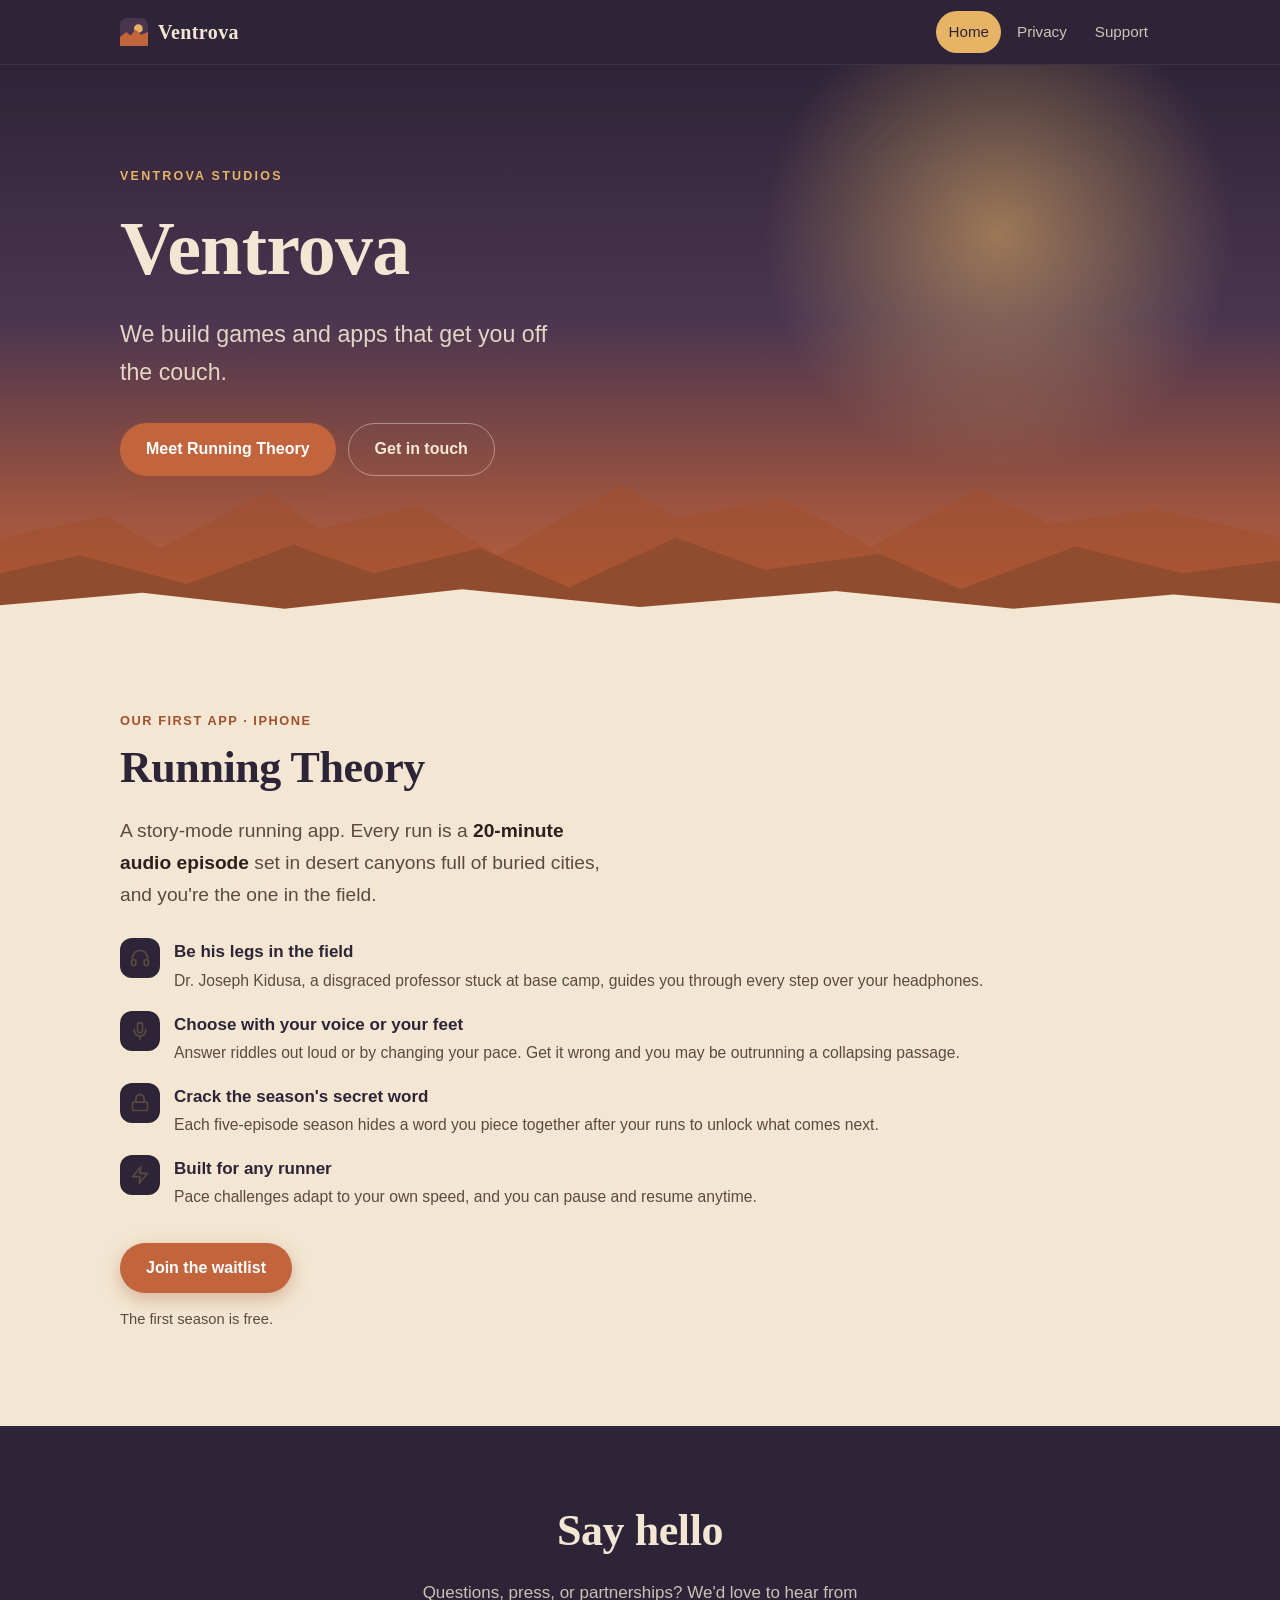
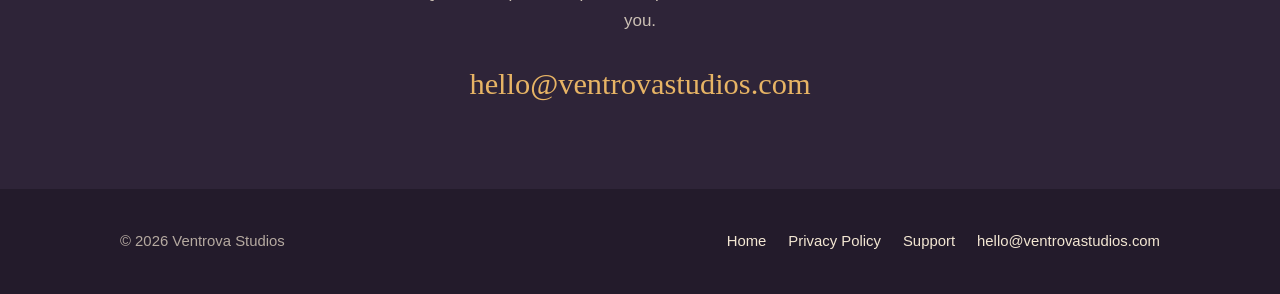
<file: index.html>
<!DOCTYPE html>
<html lang="en">
<head>
  <meta charset="utf-8">
  <meta name="viewport" content="width=device-width, initial-scale=1">
  <title>Ventrova Studios — Games and apps that get you off the couch</title>
  <meta name="description" content="Ventrova Studios builds games and apps that get you off the couch. Meet Running Theory, a story-mode running adventure for iPhone.">
  <meta name="theme-color" content="#2e2438">
  <meta property="og:title" content="Ventrova Studios">
  <meta property="og:description" content="Games and apps that get you off the couch.">
  <meta property="og:type" content="website">
  <meta property="og:url" content="https://ventrovastudios.com/">
  <link rel="icon" href="data:image/svg+xml,%3Csvg xmlns='http://www.w3.org/2000/svg' viewBox='0 0 32 32'%3E%3Crect width='32' height='32' rx='8' fill='%232e2438'/%3E%3Ccircle cx='21' cy='12' r='5' fill='%23e7b465'/%3E%3Cpath d='M0 32V22l7-6 5 4 6-7 6 6 8-3v16z' fill='%23c2643c'/%3E%3C/svg%3E">
  <link rel="stylesheet" href="style.css">
</head>
<body>
  <a class="skip-link" href="#main">Skip to content</a>

  <header class="site-header">
    <nav class="container nav" aria-label="Main">
      <a class="brand" href="index.html">
        <svg class="brand-mark" viewBox="0 0 32 32" aria-hidden="true"><rect width="32" height="32" rx="8" fill="#4a3550"/><circle cx="21" cy="12" r="5" fill="#e7b465"/><path d="M0 32V22l7-6 5 4 6-7 6 6 8-3v16z" fill="#c2643c"/></svg>
        <span class="brand-text">Ventrova</span>
      </a>
      <ul class="nav-links">
        <li><a href="index.html" aria-current="page">Home</a></li>
        <li><a href="privacy.html">Privacy</a></li>
        <li><a href="support.html">Support</a></li>
      </ul>
    </nav>
  </header>

  <main id="main">
    <section class="hero">
      <div class="container hero-inner">
        <span class="eyebrow">Ventrova Studios</span>
        <h1>Ventrova</h1>
        <p class="lede">We build games and apps that get you off the couch.</p>
        <div class="btn-row">
          <a class="btn btn-primary" href="#running-theory">Meet Running Theory</a>
          <a class="btn btn-ghost" href="#contact">Get in touch</a>
        </div>
      </div>
      <svg class="canyon" viewBox="0 0 1440 220" preserveAspectRatio="none" aria-hidden="true">
        <path d="M0 120 L120 96 L180 132 L300 70 L360 110 L470 84 L560 140 L700 60 L760 98 L880 76 L980 130 L1100 66 L1180 104 L1300 88 L1440 120 V220 H0Z" fill="#a24f2c" opacity="0.55"/>
        <path d="M0 160 L90 140 L210 172 L330 128 L420 160 L540 132 L640 176 L760 120 L860 156 L990 138 L1080 178 L1210 130 L1330 160 L1440 146 V220 H0Z" fill="#8a4a2f" opacity="0.8"/>
        <path d="M0 196 L160 182 L320 200 L520 178 L720 198 L940 180 L1140 200 L1320 184 L1440 194 V220 H0Z" fill="#f3e7d3"/>
      </svg>
    </section>

    <section class="section section-sand" id="running-theory" aria-labelledby="rt-title">
      <div class="container">
        <div>
          <span class="app-tag">Our first app · iPhone</span>
          <h2 class="section-title" id="rt-title">Running Theory</h2>
          <p class="app-pitch">A story-mode running app. Every run is a <strong>20-minute audio episode</strong> set in desert canyons full of buried cities, and you're the one in the field.</p>

          <ul class="features">
            <li>
              <span class="feature-icon" aria-hidden="true"><svg viewBox="0 0 24 24" fill="none" stroke="currentColor" stroke-width="2" stroke-linecap="round" stroke-linejoin="round"><path d="M3 14v-2a9 9 0 0 1 18 0v2"/><rect x="2" y="14" width="5" height="7" rx="2"/><rect x="17" y="14" width="5" height="7" rx="2"/></svg></span>
              <div><strong>Be his legs in the field</strong><span>Dr. Joseph Kidusa, a disgraced professor stuck at base camp, guides you through every step over your headphones.</span></div>
            </li>
            <li>
              <span class="feature-icon" aria-hidden="true"><svg viewBox="0 0 24 24" fill="none" stroke="currentColor" stroke-width="2" stroke-linecap="round" stroke-linejoin="round"><path d="M12 2a3 3 0 0 0-3 3v6a3 3 0 0 0 6 0V5a3 3 0 0 0-3-3z"/><path d="M19 10v1a7 7 0 0 1-14 0v-1"/><path d="M12 18v4"/></svg></span>
              <div><strong>Choose with your voice or your feet</strong><span>Answer riddles out loud or by changing your pace. Get it wrong and you may be outrunning a collapsing passage.</span></div>
            </li>
            <li>
              <span class="feature-icon" aria-hidden="true"><svg viewBox="0 0 24 24" fill="none" stroke="currentColor" stroke-width="2" stroke-linecap="round" stroke-linejoin="round"><rect x="3" y="11" width="18" height="10" rx="2"/><path d="M7 11V7a5 5 0 0 1 10 0v4"/></svg></span>
              <div><strong>Crack the season's secret word</strong><span>Each five-episode season hides a word you piece together after your runs to unlock what comes next.</span></div>
            </li>
            <li>
              <span class="feature-icon" aria-hidden="true"><svg viewBox="0 0 24 24" fill="none" stroke="currentColor" stroke-width="2" stroke-linecap="round" stroke-linejoin="round"><path d="M13 2 3 14h9l-1 8 10-12h-9l1-8z"/></svg></span>
              <div><strong>Built for any runner</strong><span>Pace challenges adapt to your own speed, and you can pause and resume anytime.</span></div>
            </li>
          </ul>

          <a class="btn btn-primary" href="https://running-theory.launchlist.page">Join the waitlist</a>
          <p class="app-note">The first season is free.</p>
        </div>
      </div>
    </section>

    <section class="section contact" id="contact" aria-labelledby="contact-title">
      <div class="container">
        <h2 class="section-title" id="contact-title">Say hello</h2>
        <p>Questions, press, or partnerships? We'd love to hear from you.</p>
        <a class="contact-email" href="mailto:hello@ventrovastudios.com">hello@ventrovastudios.com</a>
      </div>
    </section>
  </main>

  <footer class="site-footer">
    <div class="container footer-inner">
      <p>© 2026 Ventrova Studios</p>
      <ul class="footer-links">
        <li><a href="index.html">Home</a></li>
        <li><a href="privacy.html">Privacy Policy</a></li>
        <li><a href="support.html">Support</a></li>
        <li><a href="mailto:hello@ventrovastudios.com">hello@ventrovastudios.com</a></li>
      </ul>
    </div>
  </footer>
</body>
</html>
</file>
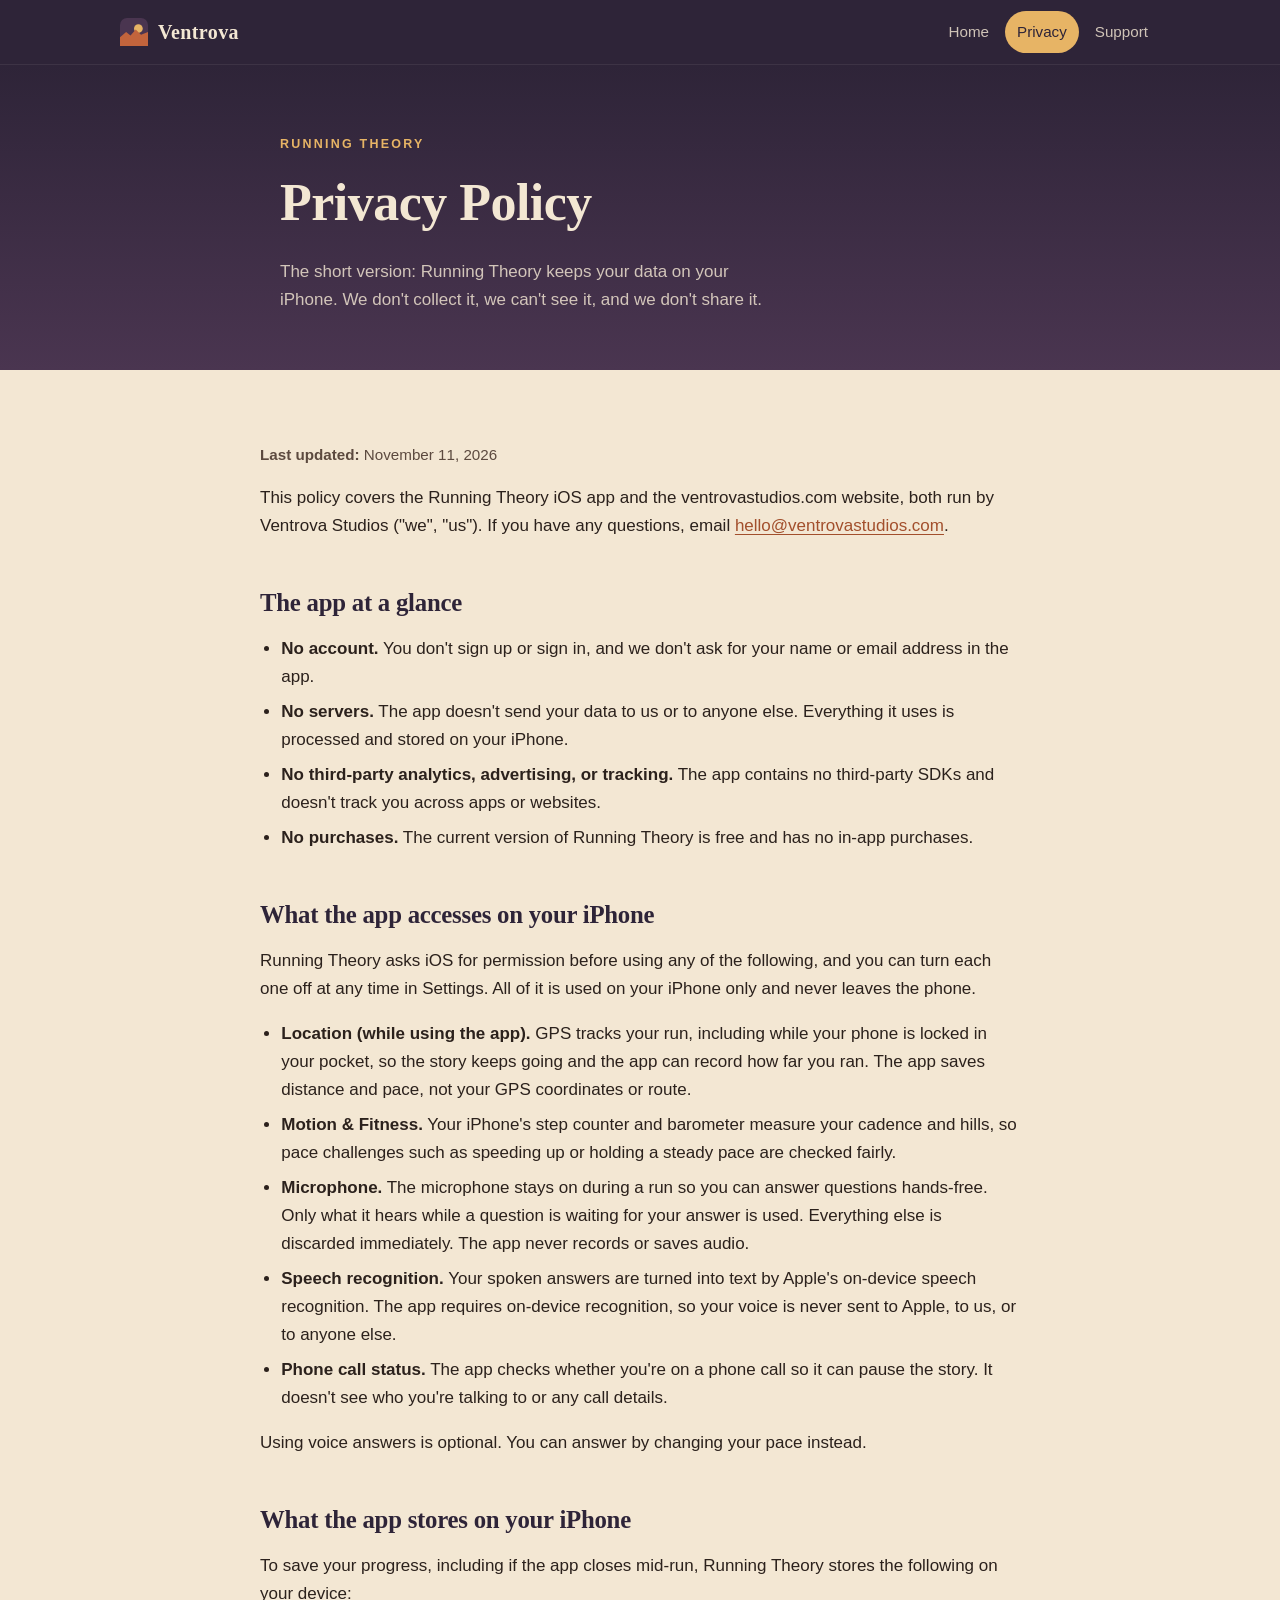
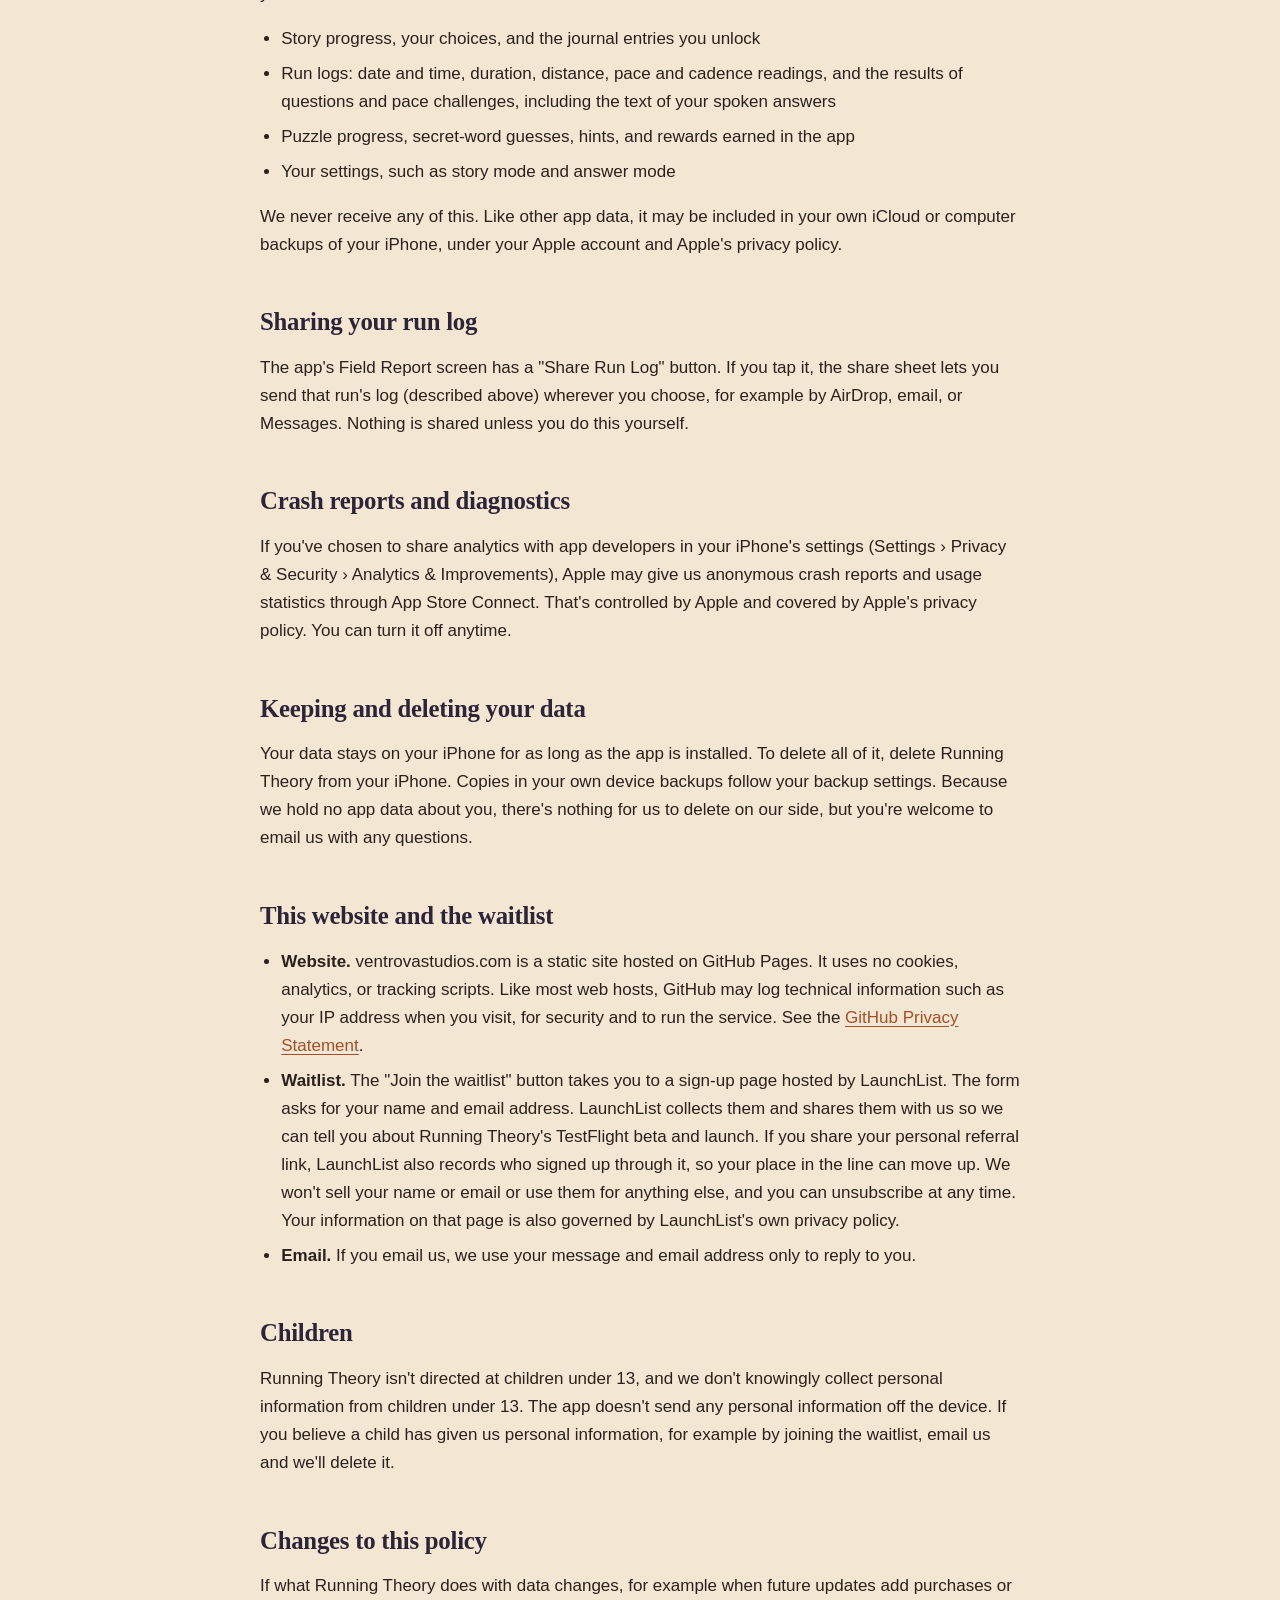
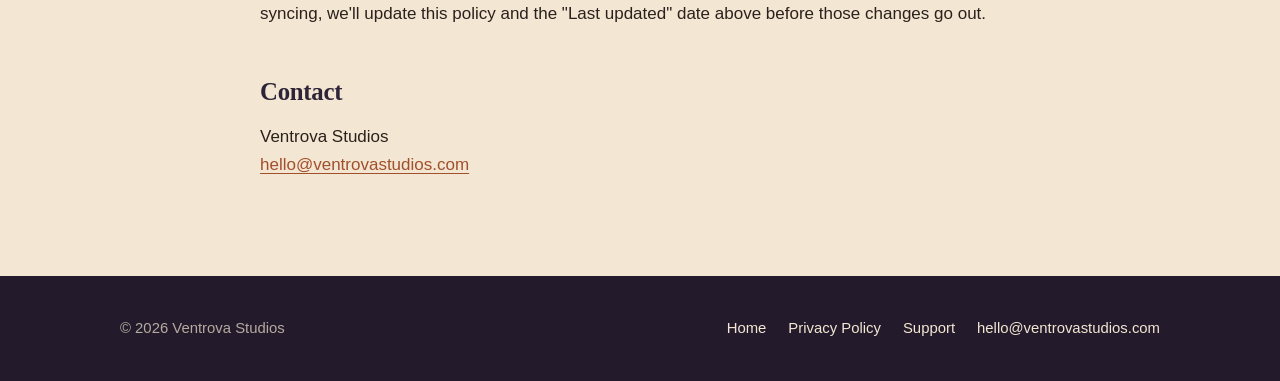
<file: privacy.html>
<!DOCTYPE html>
<html lang="en">
<head>
  <meta charset="utf-8">
  <meta name="viewport" content="width=device-width, initial-scale=1">
  <title>Privacy Policy — Running Theory by Ventrova Studios</title>
  <meta name="description" content="Privacy policy for Running Theory, the story-mode running app from Ventrova Studios. Your data stays on your iPhone.">
  <meta name="theme-color" content="#2e2438">
  <link rel="icon" href="data:image/svg+xml,%3Csvg xmlns='http://www.w3.org/2000/svg' viewBox='0 0 32 32'%3E%3Crect width='32' height='32' rx='8' fill='%232e2438'/%3E%3Ccircle cx='21' cy='12' r='5' fill='%23e7b465'/%3E%3Cpath d='M0 32V22l7-6 5 4 6-7 6 6 8-3v16z' fill='%23c2643c'/%3E%3C/svg%3E">
  <link rel="stylesheet" href="style.css">
</head>
<body>
  <a class="skip-link" href="#main">Skip to content</a>

  <header class="site-header">
    <nav class="container nav" aria-label="Main">
      <a class="brand" href="index.html">
        <svg class="brand-mark" viewBox="0 0 32 32" aria-hidden="true"><rect width="32" height="32" rx="8" fill="#4a3550"/><circle cx="21" cy="12" r="5" fill="#e7b465"/><path d="M0 32V22l7-6 5 4 6-7 6 6 8-3v16z" fill="#c2643c"/></svg>
        <span class="brand-text">Ventrova</span>
      </a>
      <ul class="nav-links">
        <li><a href="index.html">Home</a></li>
        <li><a href="privacy.html" aria-current="page">Privacy</a></li>
        <li><a href="support.html">Support</a></li>
      </ul>
    </nav>
  </header>

  <main id="main">
    <section class="page-header">
      <div class="container narrow">
        <span class="eyebrow">Running Theory</span>
        <h1>Privacy Policy</h1>
        <p>The short version: Running Theory keeps your data on your iPhone. We don't collect it, we can't see it, and we don't share it.</p>
      </div>
    </section>

    <div class="container narrow prose">
      <p class="updated"><strong>Last updated:</strong> November 11, 2026</p>

      <p>This policy covers the Running Theory iOS app and the ventrovastudios.com website, both run by Ventrova Studios ("we", "us"). If you have any questions, email <a href="mailto:hello@ventrovastudios.com">hello@ventrovastudios.com</a>.</p>

      <h2>The app at a glance</h2>
      <ul>
        <li><strong>No account.</strong> You don't sign up or sign in, and we don't ask for your name or email address in the app.</li>
        <li><strong>No servers.</strong> The app doesn't send your data to us or to anyone else. Everything it uses is processed and stored on your iPhone.</li>
        <li><strong>No third-party analytics, advertising, or tracking.</strong> The app contains no third-party SDKs and doesn't track you across apps or websites.</li>
        <li><strong>No purchases.</strong> The current version of Running Theory is free and has no in-app purchases.</li>
      </ul>

      <h2>What the app accesses on your iPhone</h2>
      <p>Running Theory asks iOS for permission before using any of the following, and you can turn each one off at any time in Settings. All of it is used on your iPhone only and never leaves the phone.</p>
      <ul>
        <li><strong>Location (while using the app).</strong> GPS tracks your run, including while your phone is locked in your pocket, so the story keeps going and the app can record how far you ran. The app saves distance and pace, not your GPS coordinates or route.</li>
        <li><strong>Motion &amp; Fitness.</strong> Your iPhone's step counter and barometer measure your cadence and hills, so pace challenges such as speeding up or holding a steady pace are checked fairly.</li>
        <li><strong>Microphone.</strong> The microphone stays on during a run so you can answer questions hands-free. Only what it hears while a question is waiting for your answer is used. Everything else is discarded immediately. The app never records or saves audio.</li>
        <li><strong>Speech recognition.</strong> Your spoken answers are turned into text by Apple's on-device speech recognition. The app requires on-device recognition, so your voice is never sent to Apple, to us, or to anyone else.</li>
        <li><strong>Phone call status.</strong> The app checks whether you're on a phone call so it can pause the story. It doesn't see who you're talking to or any call details.</li>
      </ul>
      <p>Using voice answers is optional. You can answer by changing your pace instead.</p>

      <h2>What the app stores on your iPhone</h2>
      <p>To save your progress, including if the app closes mid-run, Running Theory stores the following on your device:</p>
      <ul>
        <li>Story progress, your choices, and the journal entries you unlock</li>
        <li>Run logs: date and time, duration, distance, pace and cadence readings, and the results of questions and pace challenges, including the text of your spoken answers</li>
        <li>Puzzle progress, secret-word guesses, hints, and rewards earned in the app</li>
        <li>Your settings, such as story mode and answer mode</li>
      </ul>
      <p>We never receive any of this. Like other app data, it may be included in your own iCloud or computer backups of your iPhone, under your Apple account and Apple's privacy policy.</p>

      <h2>Sharing your run log</h2>
      <p>The app's Field Report screen has a "Share Run Log" button. If you tap it, the share sheet lets you send that run's log (described above) wherever you choose, for example by AirDrop, email, or Messages. Nothing is shared unless you do this yourself.</p>

      <h2>Crash reports and diagnostics</h2>
      <p>If you've chosen to share analytics with app developers in your iPhone's settings (Settings › Privacy &amp; Security › Analytics &amp; Improvements), Apple may give us anonymous crash reports and usage statistics through App Store Connect. That's controlled by Apple and covered by Apple's privacy policy. You can turn it off anytime.</p>

      <h2>Keeping and deleting your data</h2>
      <p>Your data stays on your iPhone for as long as the app is installed. To delete all of it, delete Running Theory from your iPhone. Copies in your own device backups follow your backup settings. Because we hold no app data about you, there's nothing for us to delete on our side, but you're welcome to email us with any questions.</p>

      <h2>This website and the waitlist</h2>
      <ul>
        <li><strong>Website.</strong> ventrovastudios.com is a static site hosted on GitHub Pages. It uses no cookies, analytics, or tracking scripts. Like most web hosts, GitHub may log technical information such as your IP address when you visit, for security and to run the service. See the <a href="https://docs.github.com/en/site-policy/privacy-policies/github-general-privacy-statement">GitHub Privacy Statement</a>.</li>
        <li><strong>Waitlist.</strong> The "Join the waitlist" button takes you to a sign-up page hosted by LaunchList. The form asks for your name and email address. LaunchList collects them and shares them with us so we can tell you about Running Theory's TestFlight beta and launch. If you share your personal referral link, LaunchList also records who signed up through it, so your place in the line can move up. We won't sell your name or email or use them for anything else, and you can unsubscribe at any time. Your information on that page is also governed by LaunchList's own privacy policy.</li>
        <li><strong>Email.</strong> If you email us, we use your message and email address only to reply to you.</li>
      </ul>

      <h2>Children</h2>
      <p>Running Theory isn't directed at children under 13, and we don't knowingly collect personal information from children under 13. The app doesn't send any personal information off the device. If you believe a child has given us personal information, for example by joining the waitlist, email us and we'll delete it.</p>

      <h2>Changes to this policy</h2>
      <p>If what Running Theory does with data changes, for example when future updates add purchases or syncing, we'll update this policy and the "Last updated" date above before those changes go out.</p>

      <h2>Contact</h2>
      <p>Ventrova Studios<br><a href="mailto:hello@ventrovastudios.com">hello@ventrovastudios.com</a></p>
    </div>
  </main>

  <footer class="site-footer">
    <div class="container footer-inner">
      <p>© 2026 Ventrova Studios</p>
      <ul class="footer-links">
        <li><a href="index.html">Home</a></li>
        <li><a href="privacy.html">Privacy Policy</a></li>
        <li><a href="support.html">Support</a></li>
        <li><a href="mailto:hello@ventrovastudios.com">hello@ventrovastudios.com</a></li>
      </ul>
    </div>
  </footer>
</body>
</html>
</file>
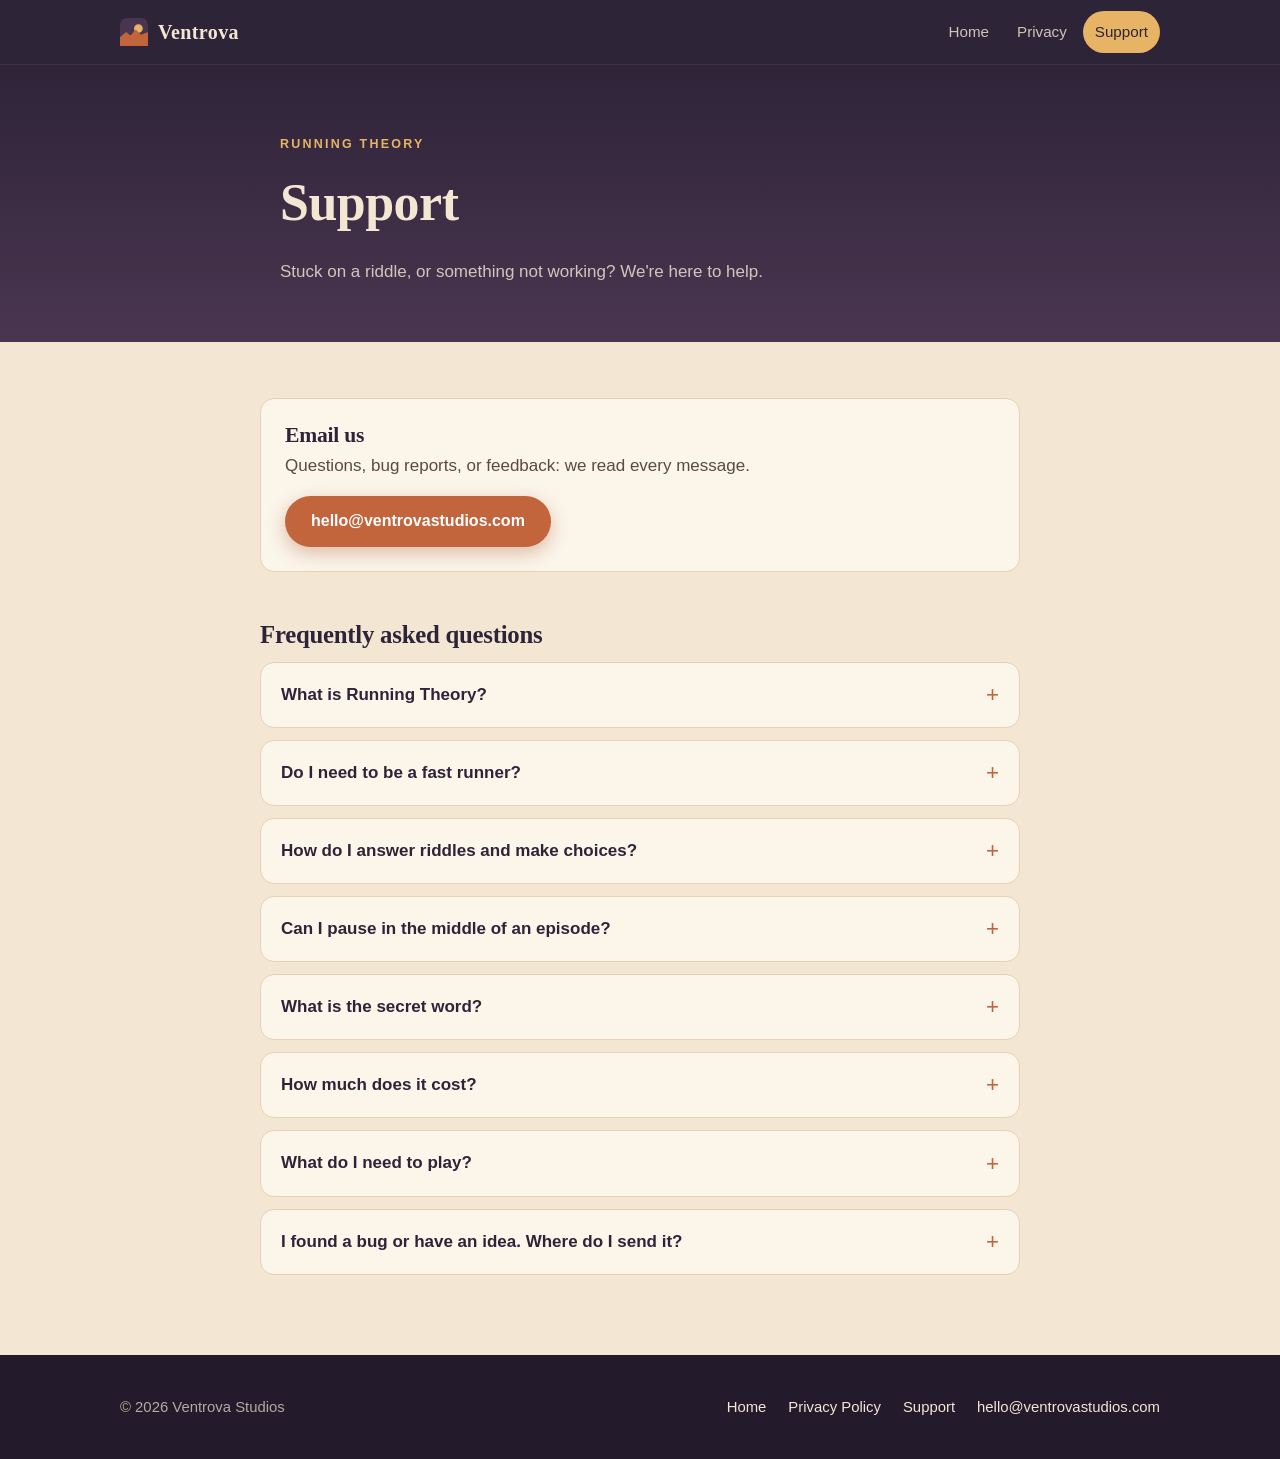
<file: support.html>
<!DOCTYPE html>
<html lang="en">
<head>
  <meta charset="utf-8">
  <meta name="viewport" content="width=device-width, initial-scale=1">
  <title>Support — Running Theory by Ventrova Studios</title>
  <meta name="description" content="Get help with Running Theory, the story-mode running app from Ventrova Studios.">
  <meta name="theme-color" content="#2e2438">
  <link rel="icon" href="data:image/svg+xml,%3Csvg xmlns='http://www.w3.org/2000/svg' viewBox='0 0 32 32'%3E%3Crect width='32' height='32' rx='8' fill='%232e2438'/%3E%3Ccircle cx='21' cy='12' r='5' fill='%23e7b465'/%3E%3Cpath d='M0 32V22l7-6 5 4 6-7 6 6 8-3v16z' fill='%23c2643c'/%3E%3C/svg%3E">
  <link rel="stylesheet" href="style.css">
</head>
<body>
  <a class="skip-link" href="#main">Skip to content</a>

  <header class="site-header">
    <nav class="container nav" aria-label="Main">
      <a class="brand" href="index.html">
        <svg class="brand-mark" viewBox="0 0 32 32" aria-hidden="true"><rect width="32" height="32" rx="8" fill="#4a3550"/><circle cx="21" cy="12" r="5" fill="#e7b465"/><path d="M0 32V22l7-6 5 4 6-7 6 6 8-3v16z" fill="#c2643c"/></svg>
        <span class="brand-text">Ventrova</span>
      </a>
      <ul class="nav-links">
        <li><a href="index.html">Home</a></li>
        <li><a href="privacy.html">Privacy</a></li>
        <li><a href="support.html" aria-current="page">Support</a></li>
      </ul>
    </nav>
  </header>

  <main id="main">
    <section class="page-header">
      <div class="container narrow">
        <span class="eyebrow">Running Theory</span>
        <h1>Support</h1>
        <p>Stuck on a riddle, or something not working? We're here to help.</p>
      </div>
    </section>

    <div class="container narrow prose">
      <div class="card support-contact">
        <div>
          <h2>Email us</h2>
          <p>Questions, bug reports, or feedback: we read every message.</p>
        </div>
        <a class="btn btn-primary" href="mailto:hello@ventrovastudios.com">hello@ventrovastudios.com</a>
      </div>

      <h2>Frequently asked questions</h2>
      <div class="faq">
        <details>
          <summary>What is Running Theory?</summary>
          <p>Running Theory is a story-mode running app for iPhone. Each run is a 20-minute audio episode of an adventure set in desert canyons full of buried cities. Dr. Joseph Kidusa guides you from base camp over your headphones while you act as his legs in the field.</p>
        </details>
        <details>
          <summary>Do I need to be a fast runner?</summary>
          <p>No. Pace challenges adjust to your own speed, so the story works whether you're jogging your first mile or training for a marathon.</p>
        </details>
        <details>
          <summary>How do I answer riddles and make choices?</summary>
          <p>Speak your answer out loud, or respond by changing your pace when the story asks you to. Wrong answers have consequences in the story, so choose carefully.</p>
        </details>
        <details>
          <summary>Can I pause in the middle of an episode?</summary>
          <p>Yes. You can pause and resume anytime, and the episode picks up right where you left off.</p>
        </details>
        <details>
          <summary>What is the secret word?</summary>
          <p>Every five-episode season hides a secret word. You piece it together from clues after your runs, and solving it unlocks what comes next.</p>
        </details>
        <details>
          <summary>How much does it cost?</summary>
          <p>The first season is free.</p>
        </details>
        <details>
          <summary>What do I need to play?</summary>
          <p>An iPhone and a pair of headphones. Voice answers use your headphone or iPhone microphone.</p>
        </details>
        <details>
          <summary>I found a bug or have an idea. Where do I send it?</summary>
          <p>Email <a href="mailto:hello@ventrovastudios.com">hello@ventrovastudios.com</a>. If you're reporting a problem, let us know your iPhone model, iOS version, and which episode you were on.</p>
        </details>
      </div>
    </div>
  </main>

  <footer class="site-footer">
    <div class="container footer-inner">
      <p>© 2026 Ventrova Studios</p>
      <ul class="footer-links">
        <li><a href="index.html">Home</a></li>
        <li><a href="privacy.html">Privacy Policy</a></li>
        <li><a href="support.html">Support</a></li>
        <li><a href="mailto:hello@ventrovastudios.com">hello@ventrovastudios.com</a></li>
      </ul>
    </div>
  </footer>
</body>
</html>
</file>
<file: style.css>
/* Ventrova Studios — shared styles */

:root {
  --sand: #f3e7d3;
  --sand-deep: #e6d2b3;
  --terracotta: #c2643c;
  --terracotta-dark: #a24f2c;
  --clay: #8a4a2f;
  --dusk: #2e2438;
  --dusk-mid: #4a3550;
  --ink: #2b211c;
  --ink-soft: #5c4a3f;
  --gold: #e7b465;
  --radius: 14px;
  --max: 1080px;
  --serif: "Iowan Old Style", "Palatino Linotype", Palatino, Georgia, serif;
  --sans: -apple-system, BlinkMacSystemFont, "Segoe UI", Roboto, "Helvetica Neue", Arial, sans-serif;
}

*,
*::before,
*::after { box-sizing: border-box; }

html { -webkit-text-size-adjust: 100%; }

body {
  margin: 0;
  font-family: var(--sans);
  font-size: 1.0625rem;
  line-height: 1.65;
  color: var(--ink);
  background: var(--sand);
  display: flex;
  flex-direction: column;
  min-height: 100vh;
}

main { flex: 1; }

img, svg { max-width: 100%; display: block; }

a { color: var(--terracotta-dark); text-underline-offset: 3px; }
a:hover { color: var(--clay); }

h1, h2, h3 {
  font-family: var(--serif);
  line-height: 1.15;
  letter-spacing: -0.01em;
  margin: 0 0 0.5em;
}

.container {
  width: 100%;
  max-width: var(--max);
  margin: 0 auto;
  padding: 0 20px;
}

.narrow { max-width: 760px; }

.skip-link {
  position: absolute;
  left: -999px;
  top: 0;
  background: var(--terracotta);
  color: #fff;
  padding: 8px 14px;
  z-index: 100;
}
.skip-link:focus { left: 12px; top: 12px; }

/* ---------- Nav ---------- */

.site-header {
  background: var(--dusk);
  color: var(--sand);
  position: sticky;
  top: 0;
  z-index: 10;
  border-bottom: 1px solid rgba(243, 231, 211, 0.08);
}

.nav {
  display: flex;
  align-items: center;
  justify-content: space-between;
  gap: 16px;
  min-height: 64px;
}

.brand {
  display: inline-flex;
  align-items: center;
  gap: 10px;
  color: var(--sand);
  text-decoration: none;
  font-family: var(--serif);
  font-size: 1.25rem;
  font-weight: 600;
  letter-spacing: 0.02em;
}
.brand:hover { color: #fff; }
.brand-mark { width: 28px; height: 28px; flex: none; }

.nav-links {
  display: flex;
  gap: 4px;
  list-style: none;
  margin: 0;
  padding: 0;
}

.nav-links a {
  display: block;
  padding: 8px 12px;
  border-radius: 999px;
  color: rgba(243, 231, 211, 0.82);
  text-decoration: none;
  font-size: 0.95rem;
  font-weight: 500;
}
.nav-links a:hover { color: #fff; background: rgba(243, 231, 211, 0.08); }
.nav-links a[aria-current="page"] { color: var(--dusk); background: var(--gold); }

/* ---------- Hero ---------- */

.hero {
  position: relative;
  overflow: hidden;
  color: var(--sand);
  background:
    radial-gradient(circle at 78% 30%, rgba(231, 180, 101, 0.55) 0, rgba(231, 180, 101, 0) 22%),
    linear-gradient(180deg, var(--dusk) 0%, var(--dusk-mid) 45%, #9b5440 78%, var(--terracotta) 100%);
  padding: 96px 0 0;
}

.hero-inner { position: relative; z-index: 2; padding-bottom: 150px; }

.eyebrow {
  display: inline-block;
  font-size: 0.78rem;
  font-weight: 600;
  letter-spacing: 0.18em;
  text-transform: uppercase;
  color: var(--gold);
  margin-bottom: 18px;
}

.hero h1 {
  font-size: clamp(2.6rem, 8vw, 4.75rem);
  font-weight: 600;
  margin-bottom: 0.3em;
}

.hero .lede {
  font-size: clamp(1.15rem, 2.6vw, 1.45rem);
  max-width: 34ch;
  color: rgba(243, 231, 211, 0.9);
  margin: 0 0 32px;
}

.canyon {
  position: absolute;
  left: 0;
  right: 0;
  bottom: -1px;
  width: 100%;
  height: auto;
  z-index: 1;
}

/* ---------- Buttons ---------- */

.btn {
  display: inline-flex;
  align-items: center;
  justify-content: center;
  gap: 8px;
  min-height: 48px;
  padding: 12px 26px;
  border-radius: 999px;
  font-weight: 600;
  font-size: 1rem;
  text-decoration: none;
  transition: transform 0.15s ease, background-color 0.15s ease, box-shadow 0.15s ease;
}
.btn:hover { transform: translateY(-1px); }

.btn-primary {
  background: var(--terracotta);
  color: #fff;
  box-shadow: 0 6px 18px rgba(162, 79, 44, 0.35);
}
.btn-primary:hover { background: var(--terracotta-dark); color: #fff; }

.btn-ghost {
  color: var(--sand);
  border: 1.5px solid rgba(243, 231, 211, 0.45);
}
.btn-ghost:hover { color: #fff; border-color: var(--sand); }

.btn-row { display: flex; flex-wrap: wrap; gap: 12px; }

/* ---------- Sections ---------- */

.section { padding: 80px 0; }

.section-sand { background: var(--sand); }
.section-deep { background: var(--sand-deep); }

.section-title {
  font-size: clamp(1.9rem, 5vw, 2.75rem);
  color: var(--dusk);
}

/* App feature */

.app {
  display: grid;
  grid-template-columns: 1.1fr 0.9fr;
  gap: 56px;
  align-items: center;
}

.app-tag {
  display: inline-block;
  font-size: 0.8rem;
  font-weight: 600;
  letter-spacing: 0.12em;
  text-transform: uppercase;
  color: var(--terracotta-dark);
  margin-bottom: 12px;
}

.app-pitch {
  font-size: 1.2rem;
  color: var(--ink-soft);
  margin: 0 0 28px;
  max-width: 46ch;
}

.app-pitch strong { color: var(--ink); }

.features {
  list-style: none;
  padding: 0;
  margin: 0 0 32px;
  display: grid;
  gap: 16px;
}

.features li {
  display: grid;
  grid-template-columns: 40px 1fr;
  gap: 14px;
  align-items: start;
}

.feature-icon {
  width: 40px;
  height: 40px;
  border-radius: 12px;
  background: var(--dusk);
  color: var(--gold);
  display: grid;
  place-items: center;
}
.feature-icon svg { width: 20px; height: 20px; }

.features strong { display: block; color: var(--dusk); }
.features span { color: var(--ink-soft); font-size: 0.98rem; }

.app-note { margin-top: 14px; font-size: 0.92rem; color: var(--ink-soft); }

/* Episode card */

.episode-card {
  position: relative;
  background: linear-gradient(160deg, var(--dusk) 0%, #3d2c45 60%, #5a3a3e 100%);
  color: var(--sand);
  border-radius: 24px;
  padding: 32px 28px;
  box-shadow: 0 24px 50px rgba(46, 36, 56, 0.28);
  overflow: hidden;
}

.episode-card::after {
  content: "";
  position: absolute;
  inset: auto -40px -60px auto;
  width: 200px;
  height: 200px;
  border-radius: 50%;
  background: radial-gradient(circle, rgba(231, 180, 101, 0.35), rgba(231, 180, 101, 0) 70%);
}

.episode-meta {
  font-size: 0.78rem;
  letter-spacing: 0.16em;
  text-transform: uppercase;
  color: var(--gold);
  margin-bottom: 10px;
}

.episode-card h3 { font-size: 1.6rem; margin-bottom: 18px; }

.transcript {
  font-family: var(--serif);
  font-style: italic;
  font-size: 1.08rem;
  line-height: 1.55;
  border-left: 2px solid var(--terracotta);
  padding-left: 16px;
  margin: 0 0 22px;
  color: rgba(243, 231, 211, 0.92);
}

.transcript cite {
  display: block;
  margin-top: 10px;
  font-style: normal;
  font-family: var(--sans);
  font-size: 0.82rem;
  color: rgba(243, 231, 211, 0.6);
}

.progress {
  height: 6px;
  border-radius: 999px;
  background: rgba(243, 231, 211, 0.15);
  overflow: hidden;
}
.progress span {
  display: block;
  width: 38%;
  height: 100%;
  background: linear-gradient(90deg, var(--terracotta), var(--gold));
}

.progress-labels {
  display: flex;
  justify-content: space-between;
  font-size: 0.8rem;
  color: rgba(243, 231, 211, 0.6);
  margin-top: 8px;
  font-variant-numeric: tabular-nums;
}

.word-slots {
  display: flex;
  gap: 8px;
  margin-top: 22px;
}
.word-slots span {
  flex: 1;
  aspect-ratio: 1;
  max-width: 44px;
  border-radius: 10px;
  border: 1.5px dashed rgba(243, 231, 211, 0.35);
  display: grid;
  place-items: center;
  font-family: var(--serif);
  font-weight: 600;
  font-size: 1.1rem;
}
.word-slots span.found {
  border-style: solid;
  border-color: var(--gold);
  color: var(--gold);
}
.word-caption { font-size: 0.8rem; color: rgba(243, 231, 211, 0.6); margin-top: 8px; }

/* Contact band */

.contact {
  text-align: center;
  background: var(--dusk);
  color: var(--sand);
}
.contact .section-title { color: var(--sand); }
.contact p { color: rgba(243, 231, 211, 0.8); margin: 0 auto 24px; max-width: 46ch; }
.contact-email {
  font-family: var(--serif);
  font-size: clamp(1.3rem, 4.6vw, 1.9rem);
  color: var(--gold);
  text-decoration: none;
  word-break: break-word;
}
.contact-email:hover { color: #fff; text-decoration: underline; }

/* ---------- Content pages ---------- */

.page-header {
  background: linear-gradient(180deg, var(--dusk) 0%, var(--dusk-mid) 100%);
  color: var(--sand);
  padding: 64px 0 56px;
}
.page-header h1 { font-size: clamp(2.2rem, 6vw, 3.25rem); }
.page-header p { color: rgba(243, 231, 211, 0.82); margin: 0; max-width: 52ch; }

.prose { padding: 56px 0 80px; }
.prose h2 {
  font-size: 1.55rem;
  color: var(--dusk);
  margin-top: 2em;
}
.prose h2:first-child { margin-top: 0; }
.prose h3 { font-size: 1.2rem; color: var(--dusk); margin-top: 1.6em; }
.prose ul { padding-left: 1.25em; }
.prose li { margin-bottom: 0.4em; }
.prose .updated { color: var(--ink-soft); font-size: 0.95rem; }

.card {
  background: #fbf5ea;
  border: 1px solid var(--sand-deep);
  border-radius: var(--radius);
  padding: 24px;
}

.support-contact {
  display: flex;
  flex-wrap: wrap;
  align-items: center;
  justify-content: space-between;
  gap: 16px;
  margin-bottom: 48px;
}
.support-contact h2 { margin: 0 0 4px; font-size: 1.35rem; }
.support-contact p { margin: 0; color: var(--ink-soft); }

/* FAQ */

.faq { display: grid; gap: 12px; }

.faq details {
  background: #fbf5ea;
  border: 1px solid var(--sand-deep);
  border-radius: var(--radius);
  padding: 0 20px;
}

.faq summary {
  cursor: pointer;
  list-style: none;
  padding: 18px 32px 18px 0;
  font-weight: 600;
  color: var(--dusk);
  position: relative;
}
.faq summary::-webkit-details-marker { display: none; }
.faq summary::after {
  content: "+";
  position: absolute;
  right: 0;
  top: 50%;
  transform: translateY(-50%);
  font-size: 1.4rem;
  font-weight: 400;
  color: var(--terracotta);
}
.faq details[open] summary::after { content: "\2212"; }
.faq details p { margin: 0 0 18px; color: var(--ink-soft); }

/* ---------- Footer ---------- */

.site-footer {
  background: #231b2b;
  color: rgba(243, 231, 211, 0.7);
  padding: 40px 0;
  font-size: 0.93rem;
}

.footer-inner {
  display: flex;
  flex-wrap: wrap;
  justify-content: space-between;
  align-items: center;
  gap: 20px;
}

.footer-links {
  display: flex;
  flex-wrap: wrap;
  gap: 6px 22px;
  list-style: none;
  margin: 0;
  padding: 0;
}
.site-footer a { color: var(--sand); text-decoration: none; }
.site-footer a:hover { color: var(--gold); text-decoration: underline; }
.site-footer p { margin: 0; }

/* ---------- Focus ---------- */

a:focus-visible,
summary:focus-visible {
  outline: 3px solid var(--gold);
  outline-offset: 3px;
  border-radius: 6px;
}

/* ---------- Responsive ---------- */

@media (max-width: 860px) {
  .app { grid-template-columns: 1fr; gap: 40px; }
}

@media (max-width: 560px) {
  body { font-size: 1rem; }
  .container { padding: 0 16px; }
  .nav { min-height: 58px; gap: 8px; }
  .brand { font-size: 1.1rem; gap: 8px; }
  .brand-mark { width: 24px; height: 24px; }
  .nav-links a { padding: 7px 10px; font-size: 0.88rem; }
  .hero { padding-top: 64px; }
  .hero-inner { padding-bottom: 100px; }
  .btn-row .btn { flex: 1 1 100%; }
  .section { padding: 60px 0; }
  .episode-card { padding: 26px 20px; }
  .footer-inner { flex-direction: column; align-items: flex-start; }
}

@media (max-width: 360px) {
  .brand-text { display: none; }
}

@media (prefers-reduced-motion: reduce) {
  .btn { transition: none; }
  .btn:hover { transform: none; }
}
</file>
